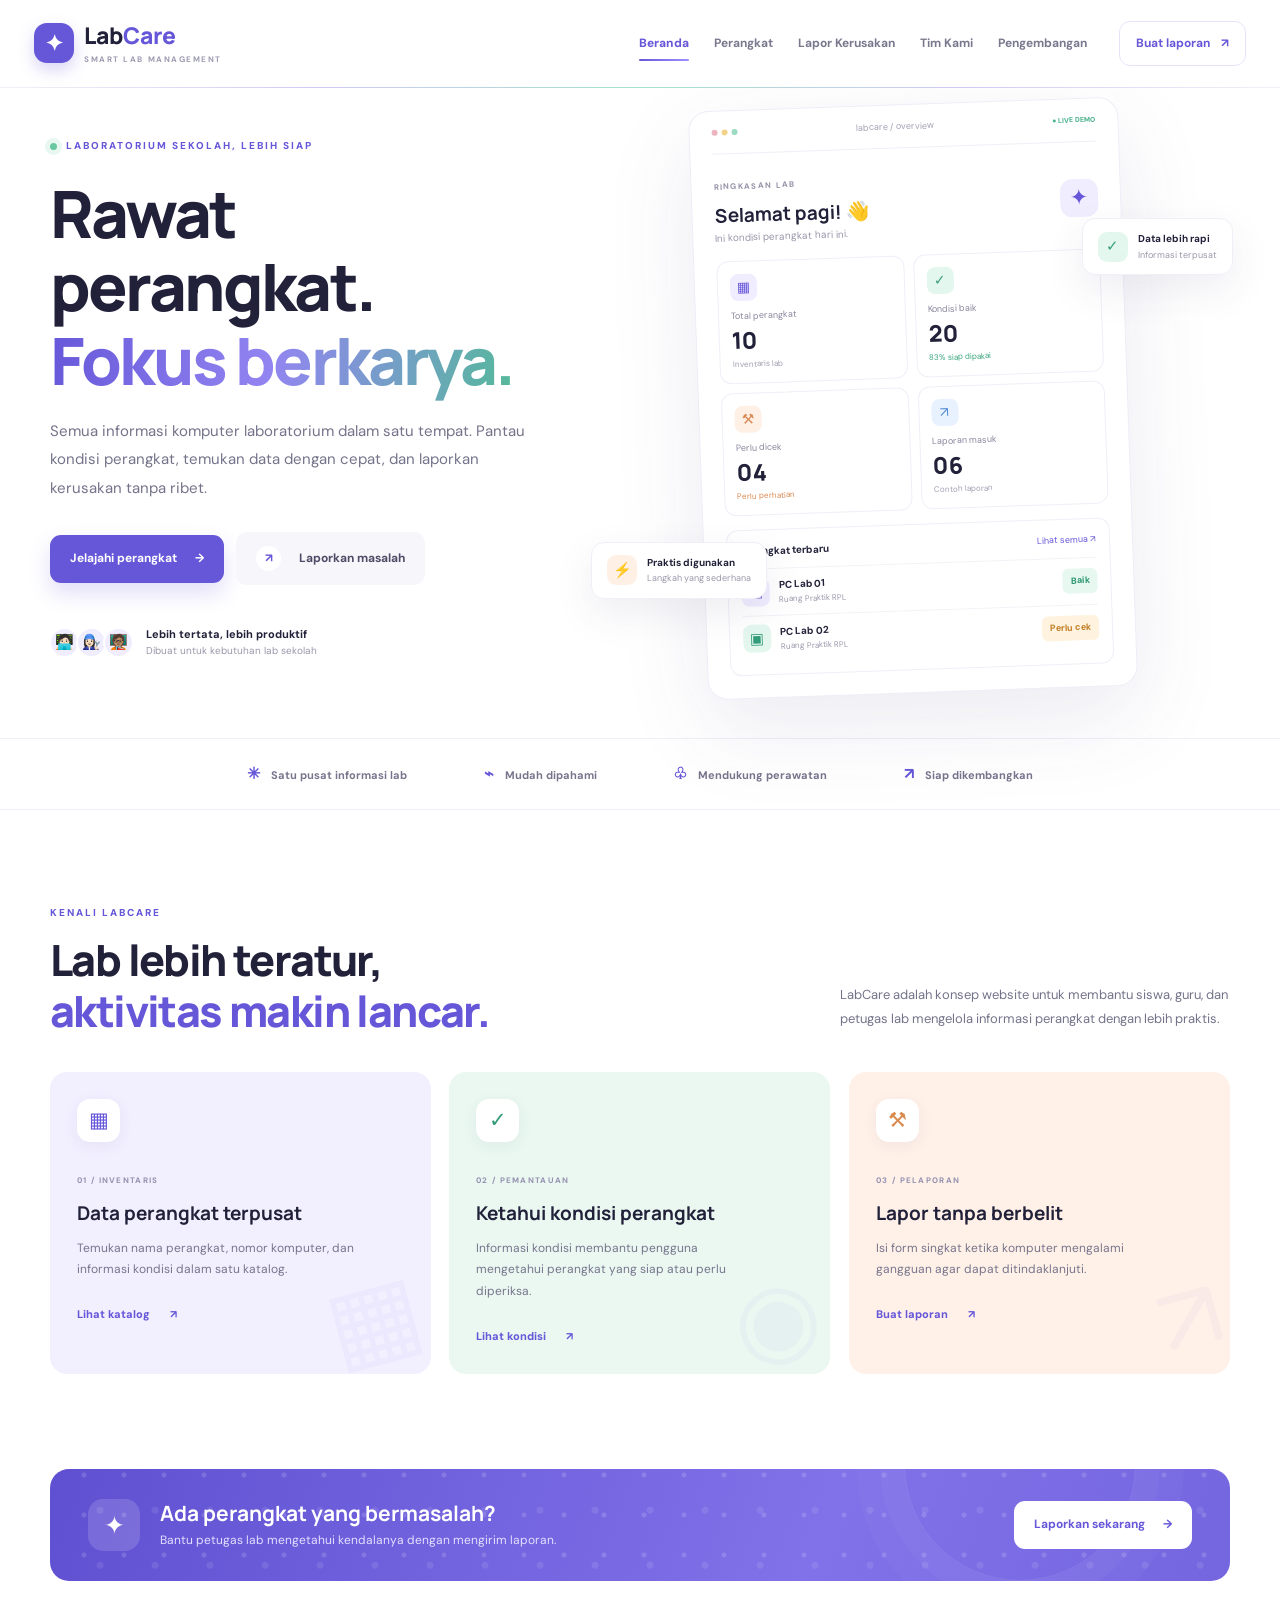
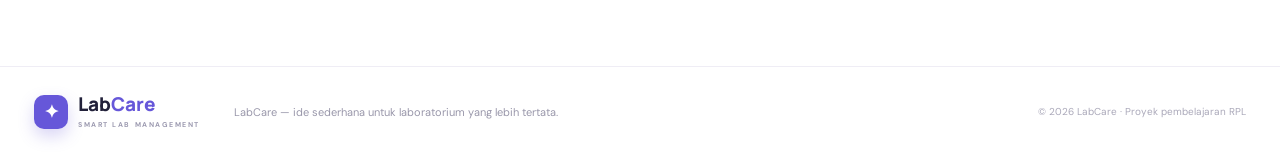
<file: index.html>
<!DOCTYPE html>
<html lang="id">
<head>
  <meta charset="UTF-8"><meta name="viewport" content="width=device-width, initial-scale=1.0">
  <meta name="description" content="LabCare membantu sekolah mengelola data komputer laboratorium dan laporan kerusakan.">
  <title>LabCare — Laboratorium Lebih Teratur</title><link rel="stylesheet" href="style.css">
  <script src="script.js" defer></script>
</head>
<body>
<header class="site-header"><a class="brand" href="index.html"><span class="brand-mark">✦</span><span>Lab<span>Care</span><small>SMART LAB MANAGEMENT</small></span></a>
<button class="menu-toggle" aria-label="Buka menu" aria-expanded="false">☰</button>
<nav class="nav-links"><a class="active" href="index.html">Beranda</a><a href="tampilan-aplikasi.html">Perangkat</a><a href="lapor-kerusakan.html">Lapor Kerusakan</a><a href="presentasi-kontak.html">Tim Kami</a><a href="peluang-pengembangan.html">Pengembangan</a></nav>
<a class="header-cta" href="lapor-kerusakan.html">Buat laporan <span>↗</span></a></header>
<main>
<section class="hero section-wrap"><div class="hero-copy"><div class="eyebrow"><span class="pulse-dot"></span> LABORATORIUM SEKOLAH, LEBIH SIAP</div><h1>Rawat perangkat.<br><span>Fokus berkarya.</span></h1><p class="hero-text">Semua informasi komputer laboratorium dalam satu tempat. Pantau kondisi perangkat, temukan data dengan cepat, dan laporkan kerusakan tanpa ribet.</p><div class="hero-actions"><a class="btn btn-primary" href="tampilan-aplikasi.html">Jelajahi perangkat <span>→</span></a><a class="btn btn-ghost" href="lapor-kerusakan.html"><span class="play-icon">↗</span> Laporkan masalah</a></div><div class="hero-proof"><div class="avatar-stack"><span>🧑🏻‍💻</span><span>👩🏻‍🔧</span><span>🧑🏽‍🏫</span></div><div><strong>Lebih tertata, lebih produktif</strong><small>Dibuat untuk kebutuhan lab sekolah</small></div></div></div>
<div class="hero-art"><div class="art-glow"></div><div class="dashboard-window"><div class="window-top"><div class="window-dots"><i></i><i></i><i></i></div><span>labcare / overview</span><span class="live-label">● LIVE DEMO</span></div><div class="mini-welcome"><div><small>RINGKASAN LAB</small><h3>Selamat pagi! 👋</h3><p>Ini kondisi perangkat hari ini.</p></div><div class="mini-logo">✦</div></div><div class="stat-grid"><div class="stat-card"><span class="stat-icon violet">▦</span><small>Total perangkat</small><strong>10</strong><em>Inventaris lab</em></div><div class="stat-card"><span class="stat-icon mint">✓</span><small>Kondisi baik</small><strong>20</strong><em class="green-text">83% siap dipakai</em></div><div class="stat-card"><span class="stat-icon orange">⚒</span><small>Perlu dicek</small><strong>04</strong><em class="orange-text">Perlu perhatian</em></div><div class="stat-card"><span class="stat-icon blue">↗</span><small>Laporan masuk</small><strong>06</strong><em>Contoh laporan</em></div></div><div class="device-preview"><div class="device-title"><strong>Perangkat terbaru</strong><a href="tampilan-aplikasi.html">Lihat semua ↗</a></div><div class="device-row"><span class="device-symbol">▣</span><div><strong>PC Lab 01</strong><small>Ruang Praktik RPL</small></div><span class="status status-good">Baik</span></div><div class="device-row"><span class="device-symbol purple">▣</span><div><strong>PC Lab 02</strong><small>Ruang Praktik RPL</small></div><span class="status status-check">Perlu cek</span></div></div></div><div class="floating-note note-top"><span>✓</span><div><strong>Data lebih rapi</strong><small>Informasi terpusat</small></div></div><div class="floating-note note-bottom"><span>⚡</span><div><strong>Praktis digunakan</strong><small>Langkah yang sederhana</small></div></div><div class="art-orbit"></div></div></section>
<section class="trust-strip"><div><span>✳</span> Satu pusat informasi lab</div><div><span>⌁</span> Mudah dipahami</div><div><span>♧</span> Mendukung perawatan</div><div><span>↗</span> Siap dikembangkan</div></section>
<section class="section-wrap section-pad"><div class="section-heading"><div><div class="eyebrow">KENALI LABCARE</div><h2>Lab lebih teratur,<br><span>aktivitas makin lancar.</span></h2></div><p>LabCare adalah konsep website untuk membantu siswa, guru, dan petugas lab mengelola informasi perangkat dengan lebih praktis.</p></div><div class="feature-grid"><article class="feature-card feature-lilac"><div class="feature-icon">▦</div><span class="card-number">01 / INVENTARIS</span><h3>Data perangkat terpusat</h3><p>Temukan nama perangkat, nomor komputer, dan informasi kondisi dalam satu katalog.</p><a href="tampilan-aplikasi.html">Lihat katalog <b>↗</b></a><div class="feature-decoration">▦</div></article><article class="feature-card feature-mint"><div class="feature-icon">✓</div><span class="card-number">02 / PEMANTAUAN</span><h3>Ketahui kondisi perangkat</h3><p>Informasi kondisi membantu pengguna mengetahui perangkat yang siap atau perlu diperiksa.</p><a href="tampilan-aplikasi.html">Lihat kondisi <b>↗</b></a><div class="feature-decoration">◉</div></article><article class="feature-card feature-peach"><div class="feature-icon">⚒</div><span class="card-number">03 / PELAPORAN</span><h3>Lapor tanpa berbelit</h3><p>Isi form singkat ketika komputer mengalami gangguan agar dapat ditindaklanjuti.</p><a href="lapor-kerusakan.html">Buat laporan <b>↗</b></a><div class="feature-decoration">↗</div></article></div></section>
<section class="cta-band section-wrap"><div class="cta-symbol">✦</div><div><h2>Ada perangkat yang bermasalah?</h2><p>Bantu petugas lab mengetahui kendalanya dengan mengirim laporan.</p></div><a class="btn btn-light" href="lapor-kerusakan.html">Laporkan sekarang <span>→</span></a></section>
</main><footer class="site-footer"><a class="brand footer-brand" href="index.html"><span class="brand-mark">✦</span><span>Lab<span>Care</span><small>SMART LAB MANAGEMENT</small></span></a><p>LabCare — ide sederhana untuk laboratorium yang lebih tertata.</p><span>© 2026 LabCare · Proyek pembelajaran RPL</span></footer>
</body></html>
</file>
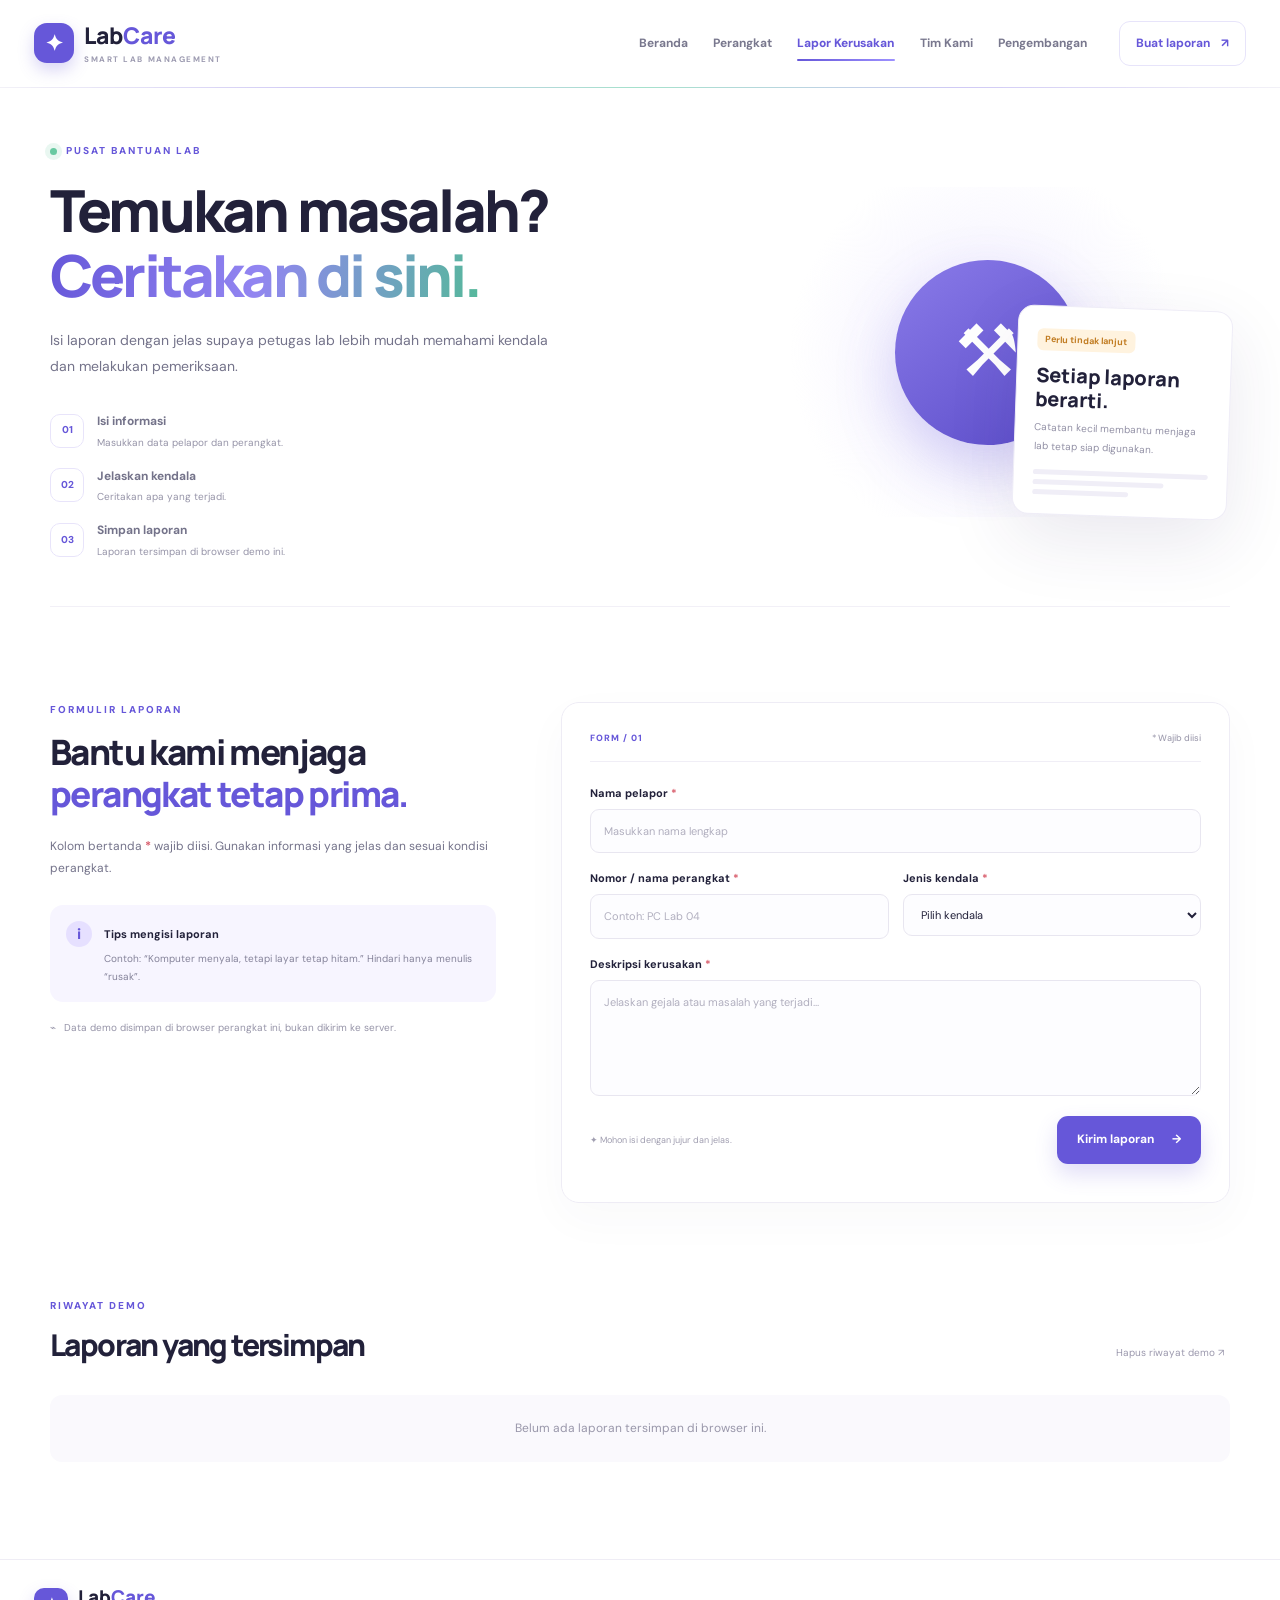
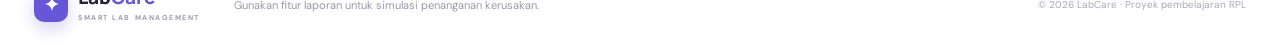
<file: lapor-kerusakan.html>
<!DOCTYPE html><html lang="id"><head><meta charset="UTF-8"><meta name="viewport" content="width=device-width, initial-scale=1.0"><title>Lapor Kerusakan — LabCare</title><link rel="stylesheet" href="style.css"><script src="script.js" defer></script></head>
<body><header class="site-header"><a class="brand" href="index.html"><span class="brand-mark">✦</span><span>Lab<span>Care</span><small>SMART LAB MANAGEMENT</small></span></a><button class="menu-toggle" aria-label="Buka menu" aria-expanded="false">☰</button><nav class="nav-links"><a href="index.html">Beranda</a><a href="tampilan-aplikasi.html">Perangkat</a><a class="active" href="lapor-kerusakan.html">Lapor Kerusakan</a><a href="presentasi-kontak.html">Tim Kami</a><a href="peluang-pengembangan.html">Pengembangan</a></nav><a class="header-cta" href="lapor-kerusakan.html">Buat laporan <span>↗</span></a></header>
<main><section class="page-hero section-wrap report-hero"><div><div class="eyebrow"><span class="pulse-dot"></span> PUSAT BANTUAN LAB</div><h1>Temukan masalah?<br><span>Ceritakan di sini.</span></h1><p>Isi laporan dengan jelas supaya petugas lab lebih mudah memahami kendala dan melakukan pemeriksaan.</p><div class="report-points"><div><span>01</span><p><b>Isi informasi</b><small>Masukkan data pelapor dan perangkat.</small></p></div><div><span>02</span><p><b>Jelaskan kendala</b><small>Ceritakan apa yang terjadi.</small></p></div><div><span>03</span><p><b>Simpan laporan</b><small>Laporan tersimpan di browser demo ini.</small></p></div></div></div><div class="report-side-visual"><div class="report-orbit">⚒</div><div class="report-note"><span class="status status-check">Perlu tindak lanjut</span><h3>Setiap laporan<br>berarti.</h3><p>Catatan kecil membantu menjaga lab tetap siap digunakan.</p><div class="note-lines"><i></i><i></i><i></i></div></div></div></section>
<section class="section-wrap report-layout section-pad"><div class="form-intro"><div class="eyebrow">FORMULIR LAPORAN</div><h2>Bantu kami menjaga<br><span>perangkat tetap prima.</span></h2><p>Kolom bertanda <b>*</b> wajib diisi. Gunakan informasi yang jelas dan sesuai kondisi perangkat.</p><div class="help-card"><span class="help-icon">i</span><div><b>Tips mengisi laporan</b><p>Contoh: “Komputer menyala, tetapi layar tetap hitam.” Hindari hanya menulis “rusak”.</p></div></div><div class="privacy-note">⌁ <span>Data demo disimpan di browser perangkat ini, bukan dikirim ke server.</span></div></div>
<form class="report-form" id="report-form"><div class="form-topline"><span>FORM  /  01</span><span class="required-note">* Wajib diisi</span></div><label for="report-name">Nama pelapor <b>*</b></label><input id="report-name" name="nama" required placeholder="Masukkan nama lengkap"><div class="form-row"><div><label for="computer-number">Nomor / nama perangkat <b>*</b></label><input id="computer-number" name="perangkat" required placeholder="Contoh: PC Lab 04"></div><div><label for="report-category">Jenis kendala <b>*</b></label><select id="report-category" name="kategori" required><option value="">Pilih kendala</option><option>Komputer tidak menyala</option><option>Monitor / layar</option><option>Keyboard / mouse</option><option>Jaringan / internet</option><option>Aplikasi / software</option><option>Lainnya</option></select></div></div><label for="report-description">Deskripsi kerusakan <b>*</b></label><textarea id="report-description" name="deskripsi" required minlength="8" rows="5" placeholder="Jelaskan gejala atau masalah yang terjadi..."></textarea><div class="form-bottom"><span>✦ Mohon isi dengan jujur dan jelas.</span><button class="btn btn-primary" type="submit">Kirim laporan <span>→</span></button></div><p class="form-message" id="form-message" role="status" aria-live="polite"></p></form></section>
<section class="section-wrap saved-reports"><div class="section-heading"><div><div class="eyebrow">RIWAYAT DEMO</div><h2>Laporan yang tersimpan</h2></div><button class="text-button" id="clear-reports" type="button">Hapus riwayat demo ↗</button></div><div id="reports-list" class="reports-list"><p class="empty-report">Belum ada laporan tersimpan di browser ini.</p></div></section></main><footer class="site-footer"><a class="brand footer-brand" href="index.html"><span class="brand-mark">✦</span><span>Lab<span>Care</span><small>SMART LAB MANAGEMENT</small></span></a><p>Gunakan fitur laporan untuk simulasi penanganan kerusakan.</p><span>© 2026 LabCare · Proyek pembelajaran RPL</span></footer></body></html>
</file>
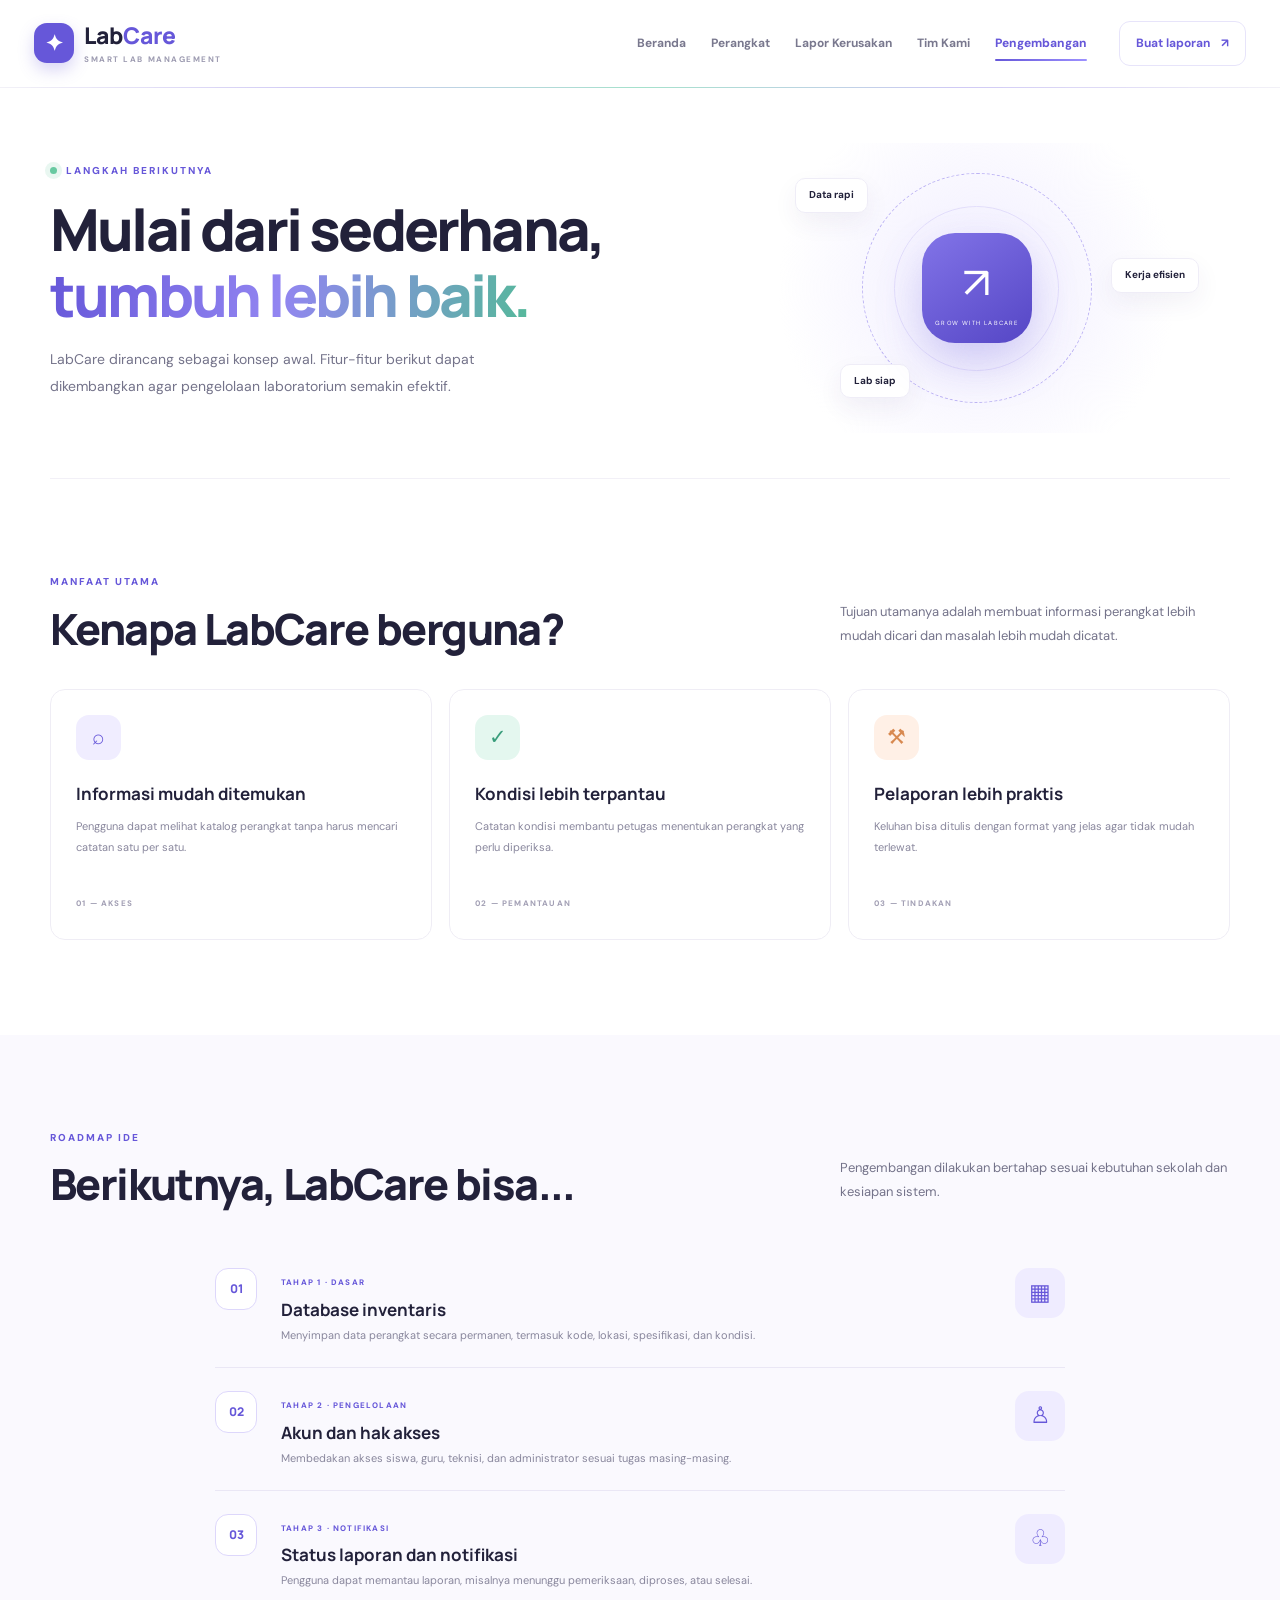
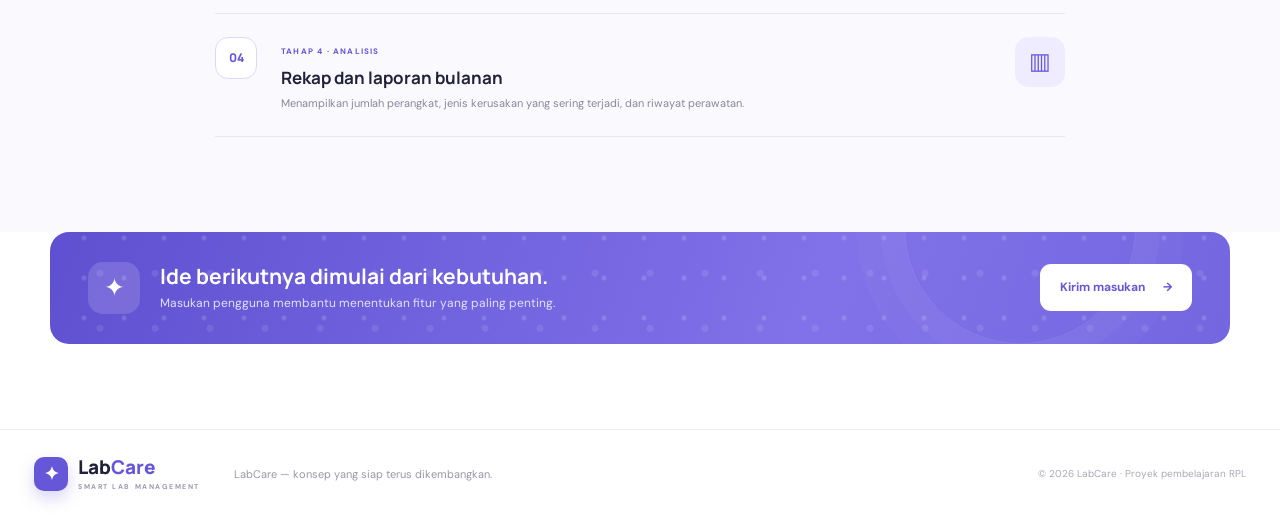
<file: peluang-pengembangan.html>
<!DOCTYPE html><html lang="id"><head><meta charset="UTF-8"><meta name="viewport" content="width=device-width, initial-scale=1.0"><title>Pengembangan — LabCare</title><link rel="stylesheet" href="style.css"><script src="script.js" defer></script></head>
<body><header class="site-header"><a class="brand" href="index.html"><span class="brand-mark">✦</span><span>Lab<span>Care</span><small>SMART LAB MANAGEMENT</small></span></a><button class="menu-toggle" aria-label="Buka menu" aria-expanded="false">☰</button><nav class="nav-links"><a href="index.html">Beranda</a><a href="tampilan-aplikasi.html">Perangkat</a><a href="lapor-kerusakan.html">Lapor Kerusakan</a><a href="presentasi-kontak.html">Tim Kami</a><a class="active" href="peluang-pengembangan.html">Pengembangan</a></nav><a class="header-cta" href="lapor-kerusakan.html">Buat laporan <span>↗</span></a></header>
<main><section class="page-hero section-wrap"><div><div class="eyebrow"><span class="pulse-dot"></span> LANGKAH BERIKUTNYA</div><h1>Mulai dari sederhana,<br><span>tumbuh lebih baik.</span></h1><p>LabCare dirancang sebagai konsep awal. Fitur-fitur berikut dapat dikembangkan agar pengelolaan laboratorium semakin efektif.</p></div><div class="growth-art"><div class="growth-ring ring-a"></div><div class="growth-ring ring-b"></div><div class="growth-center">↗<small>GROW WITH LABCARE</small></div><span class="growth-chip chip-a">Data rapi</span><span class="growth-chip chip-b">Kerja efisien</span><span class="growth-chip chip-c">Lab siap</span></div></section>
<section class="section-wrap section-pad"><div class="section-heading"><div><div class="eyebrow">MANFAAT UTAMA</div><h2>Kenapa LabCare berguna?</h2></div><p>Tujuan utamanya adalah membuat informasi perangkat lebih mudah dicari dan masalah lebih mudah dicatat.</p></div><div class="benefit-grid"><article class="benefit-card"><div class="benefit-icon lilac">⌕</div><h3>Informasi mudah ditemukan</h3><p>Pengguna dapat melihat katalog perangkat tanpa harus mencari catatan satu per satu.</p><span>01 — AKSES</span></article><article class="benefit-card"><div class="benefit-icon mint">✓</div><h3>Kondisi lebih terpantau</h3><p>Catatan kondisi membantu petugas menentukan perangkat yang perlu diperiksa.</p><span>02 — PEMANTAUAN</span></article><article class="benefit-card"><div class="benefit-icon peach">⚒</div><h3>Pelaporan lebih praktis</h3><p>Keluhan bisa ditulis dengan format yang jelas agar tidak mudah terlewat.</p><span>03 — TINDAKAN</span></article></div></section>
<section class="roadmap-section"><div class="section-wrap section-pad"><div class="section-heading"><div><div class="eyebrow">ROADMAP IDE</div><h2>Berikutnya, LabCare bisa...</h2></div><p>Pengembangan dilakukan bertahap sesuai kebutuhan sekolah dan kesiapan sistem.</p></div><div class="roadmap"><article class="roadmap-item"><div class="roadmap-marker">01</div><div class="roadmap-content"><span class="roadmap-status">TAHAP 1 · DASAR</span><h3>Database inventaris</h3><p>Menyimpan data perangkat secara permanen, termasuk kode, lokasi, spesifikasi, dan kondisi.</p></div><div class="roadmap-symbol">▦</div></article><article class="roadmap-item"><div class="roadmap-marker">02</div><div class="roadmap-content"><span class="roadmap-status">TAHAP 2 · PENGELOLAAN</span><h3>Akun dan hak akses</h3><p>Membedakan akses siswa, guru, teknisi, dan administrator sesuai tugas masing-masing.</p></div><div class="roadmap-symbol">♙</div></article><article class="roadmap-item"><div class="roadmap-marker">03</div><div class="roadmap-content"><span class="roadmap-status">TAHAP 3 · NOTIFIKASI</span><h3>Status laporan dan notifikasi</h3><p>Pengguna dapat memantau laporan, misalnya menunggu pemeriksaan, diproses, atau selesai.</p></div><div class="roadmap-symbol">♧</div></article><article class="roadmap-item"><div class="roadmap-marker">04</div><div class="roadmap-content"><span class="roadmap-status">TAHAP 4 · ANALISIS</span><h3>Rekap dan laporan bulanan</h3><p>Menampilkan jumlah perangkat, jenis kerusakan yang sering terjadi, dan riwayat perawatan.</p></div><div class="roadmap-symbol">▥</div></article></div></div></section>
<section class="section-wrap cta-band"><div class="cta-symbol">✦</div><div><h2>Ide berikutnya dimulai dari kebutuhan.</h2><p>Masukan pengguna membantu menentukan fitur yang paling penting.</p></div><a class="btn btn-light" href="presentasi-kontak.html">Kirim masukan <span>→</span></a></section></main><footer class="site-footer"><a class="brand footer-brand" href="index.html"><span class="brand-mark">✦</span><span>Lab<span>Care</span><small>SMART LAB MANAGEMENT</small></span></a><p>LabCare — konsep yang siap terus dikembangkan.</p><span>© 2026 LabCare · Proyek pembelajaran RPL</span></footer></body></html>
</file>
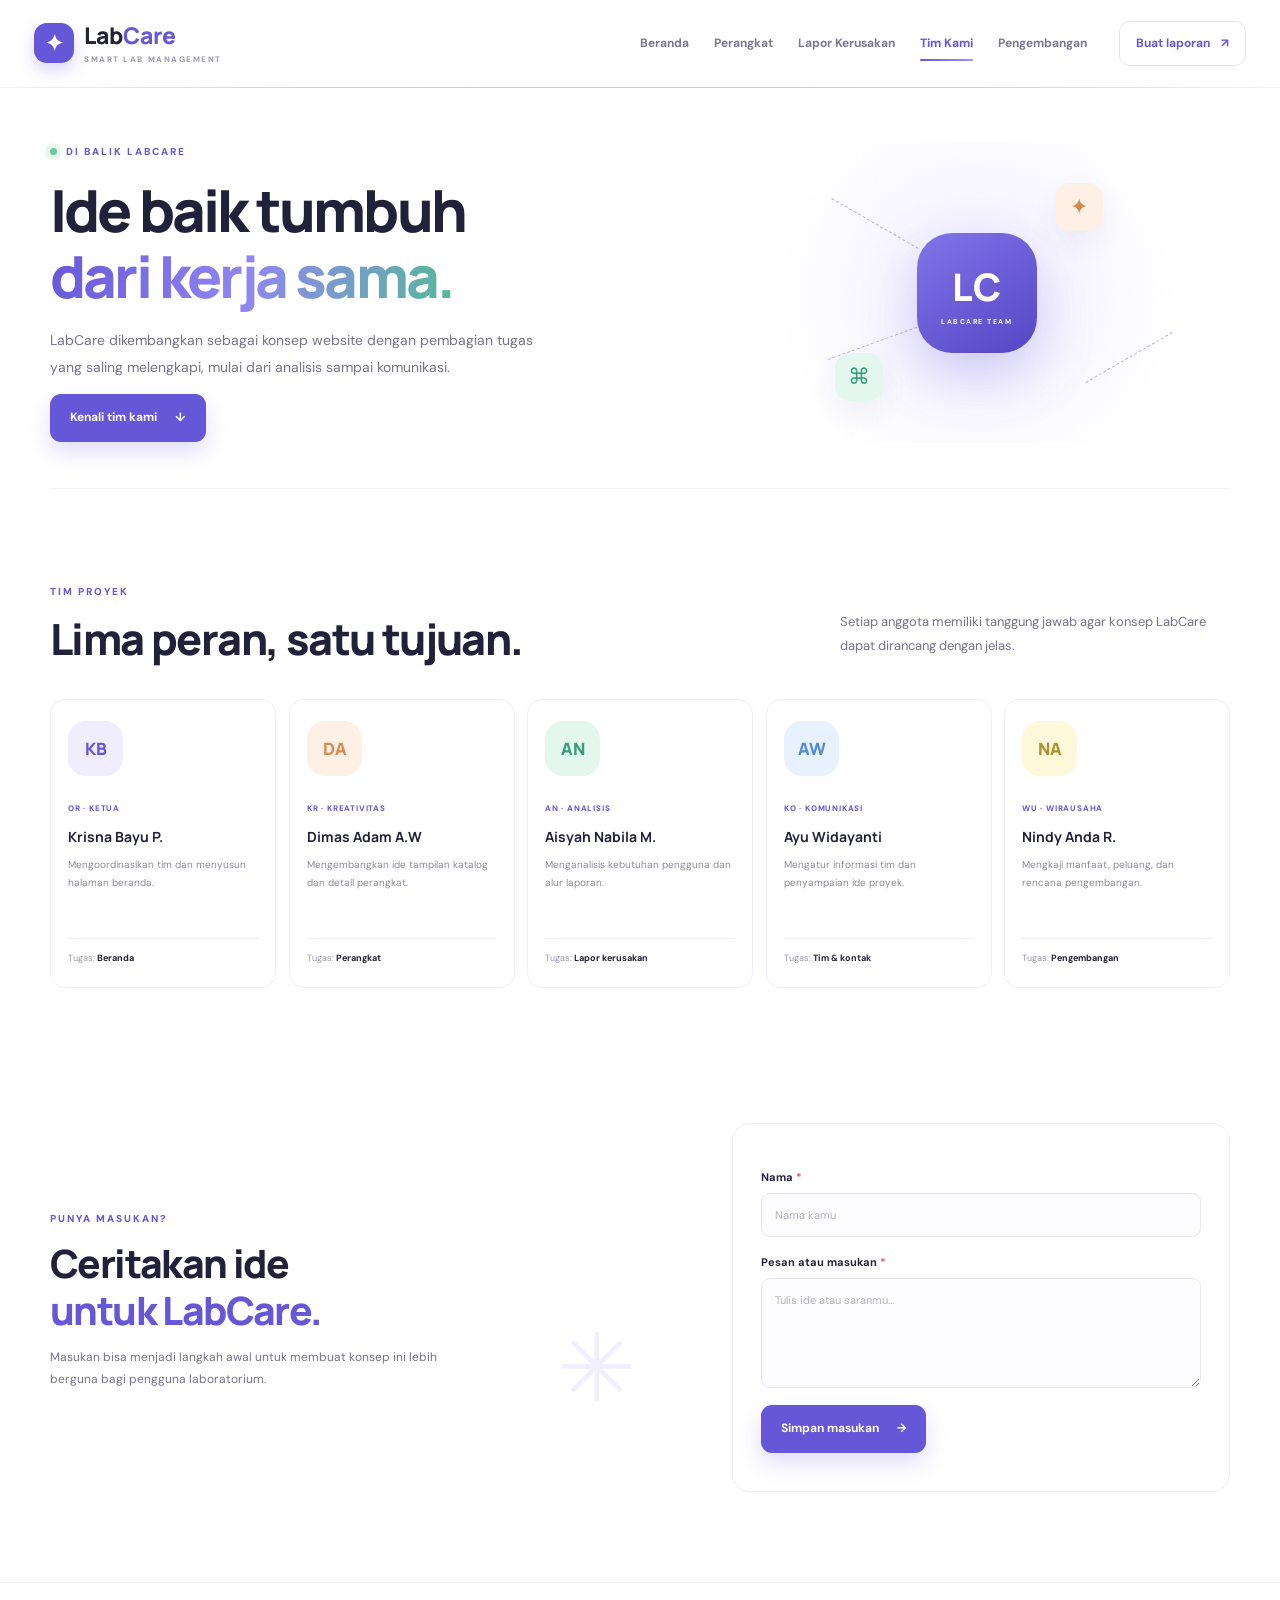
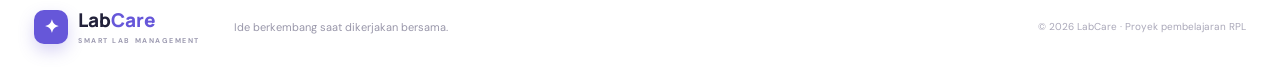
<file: presentasi-kontak.html>
<!DOCTYPE html><html lang="id"><head><meta charset="UTF-8"><meta name="viewport" content="width=device-width, initial-scale=1.0"><title>Tim Kami — LabCare</title><link rel="stylesheet" href="style.css"><script src="script.js" defer></script></head>
<body><header class="site-header"><a class="brand" href="index.html"><span class="brand-mark">✦</span><span>Lab<span>Care</span><small>SMART LAB MANAGEMENT</small></span></a><button class="menu-toggle" aria-label="Buka menu" aria-expanded="false">☰</button><nav class="nav-links"><a href="index.html">Beranda</a><a href="tampilan-aplikasi.html">Perangkat</a><a href="lapor-kerusakan.html">Lapor Kerusakan</a><a class="active" href="presentasi-kontak.html">Tim Kami</a><a href="peluang-pengembangan.html">Pengembangan</a></nav><a class="header-cta" href="lapor-kerusakan.html">Buat laporan <span>↗</span></a></header>
<main><section class="page-hero section-wrap"><div><div class="eyebrow"><span class="pulse-dot"></span> DI BALIK LABCARE</div><h1>Ide baik tumbuh<br><span>dari kerja sama.</span></h1><p>LabCare dikembangkan sebagai konsep website dengan pembagian tugas yang saling melengkapi, mulai dari analisis sampai komunikasi.</p><a class="btn btn-primary" href="#team">Kenali tim kami <span>↓</span></a></div><div class="team-hero-art"><div class="team-orb orb-one">✦</div><div class="team-orb orb-two">⌘</div><div class="team-center">LC<span>LABCARE TEAM</span></div><div class="team-line line-one"></div><div class="team-line line-two"></div><div class="team-line line-three"></div></div></section>
<section class="section-wrap section-pad" id="team"><div class="section-heading"><div><div class="eyebrow">TIM PROYEK</div><h2>Lima peran, satu tujuan.</h2></div><p>Setiap anggota memiliki tanggung jawab agar konsep LabCare dapat dirancang dengan jelas.</p></div><div class="team-grid"><article class="team-card"><div class="team-avatar avatar-violet">KB</div><span class="role-tag">OR · KETUA</span><h3>Krisna Bayu P.</h3><p>Mengoordinasikan tim dan menyusun halaman beranda.</p><div class="team-task">Tugas: <b>Beranda</b></div></article><article class="team-card"><div class="team-avatar avatar-peach">DA</div><span class="role-tag">KR · KREATIVITAS</span><h3>Dimas Adam A.W</h3><p>Mengembangkan ide tampilan katalog dan detail perangkat.</p><div class="team-task">Tugas: <b>Perangkat</b></div></article><article class="team-card"><div class="team-avatar avatar-mint">AN</div><span class="role-tag">AN · ANALISIS</span><h3>Aisyah Nabila M.</h3><p>Menganalisis kebutuhan pengguna dan alur laporan.</p><div class="team-task">Tugas: <b>Lapor kerusakan</b></div></article><article class="team-card"><div class="team-avatar avatar-blue">AW</div><span class="role-tag">KO · KOMUNIKASI</span><h3>Ayu Widayanti</h3><p>Mengatur informasi tim dan penyampaian ide proyek.</p><div class="team-task">Tugas: <b>Tim & kontak</b></div></article><article class="team-card"><div class="team-avatar avatar-yellow">NA</div><span class="role-tag">WU · WIRAUSAHA</span><h3>Nindy Anda R.</h3><p>Mengkaji manfaat, peluang, dan rencana pengembangan.</p><div class="team-task">Tugas: <b>Pengembangan</b></div></article></div></section>
<section class="section-wrap contact-layout"><div><div class="eyebrow">PUNYA MASUKAN?</div><h2>Ceritakan ide<br><span>untuk LabCare.</span></h2><p>Masukan bisa menjadi langkah awal untuk membuat konsep ini lebih berguna bagi pengguna laboratorium.</p><div class="contact-decoration">✳</div></div><form id="feedback-form" class="feedback-form"><label for="feedback-name">Nama <b>*</b></label><input id="feedback-name" required placeholder="Nama kamu"><label for="feedback-message">Pesan atau masukan <b>*</b></label><textarea id="feedback-message" rows="4" minlength="3" required placeholder="Tulis ide atau saranmu..."></textarea><button class="btn btn-primary" type="submit">Simpan masukan <span>→</span></button><p class="form-message" id="feedback-status" role="status"></p></form></section></main><footer class="site-footer"><a class="brand footer-brand" href="index.html"><span class="brand-mark">✦</span><span>Lab<span>Care</span><small>SMART LAB MANAGEMENT</small></span></a><p>Ide berkembang saat dikerjakan bersama.</p><span>© 2026 LabCare · Proyek pembelajaran RPL</span></footer></body></html>
</file>
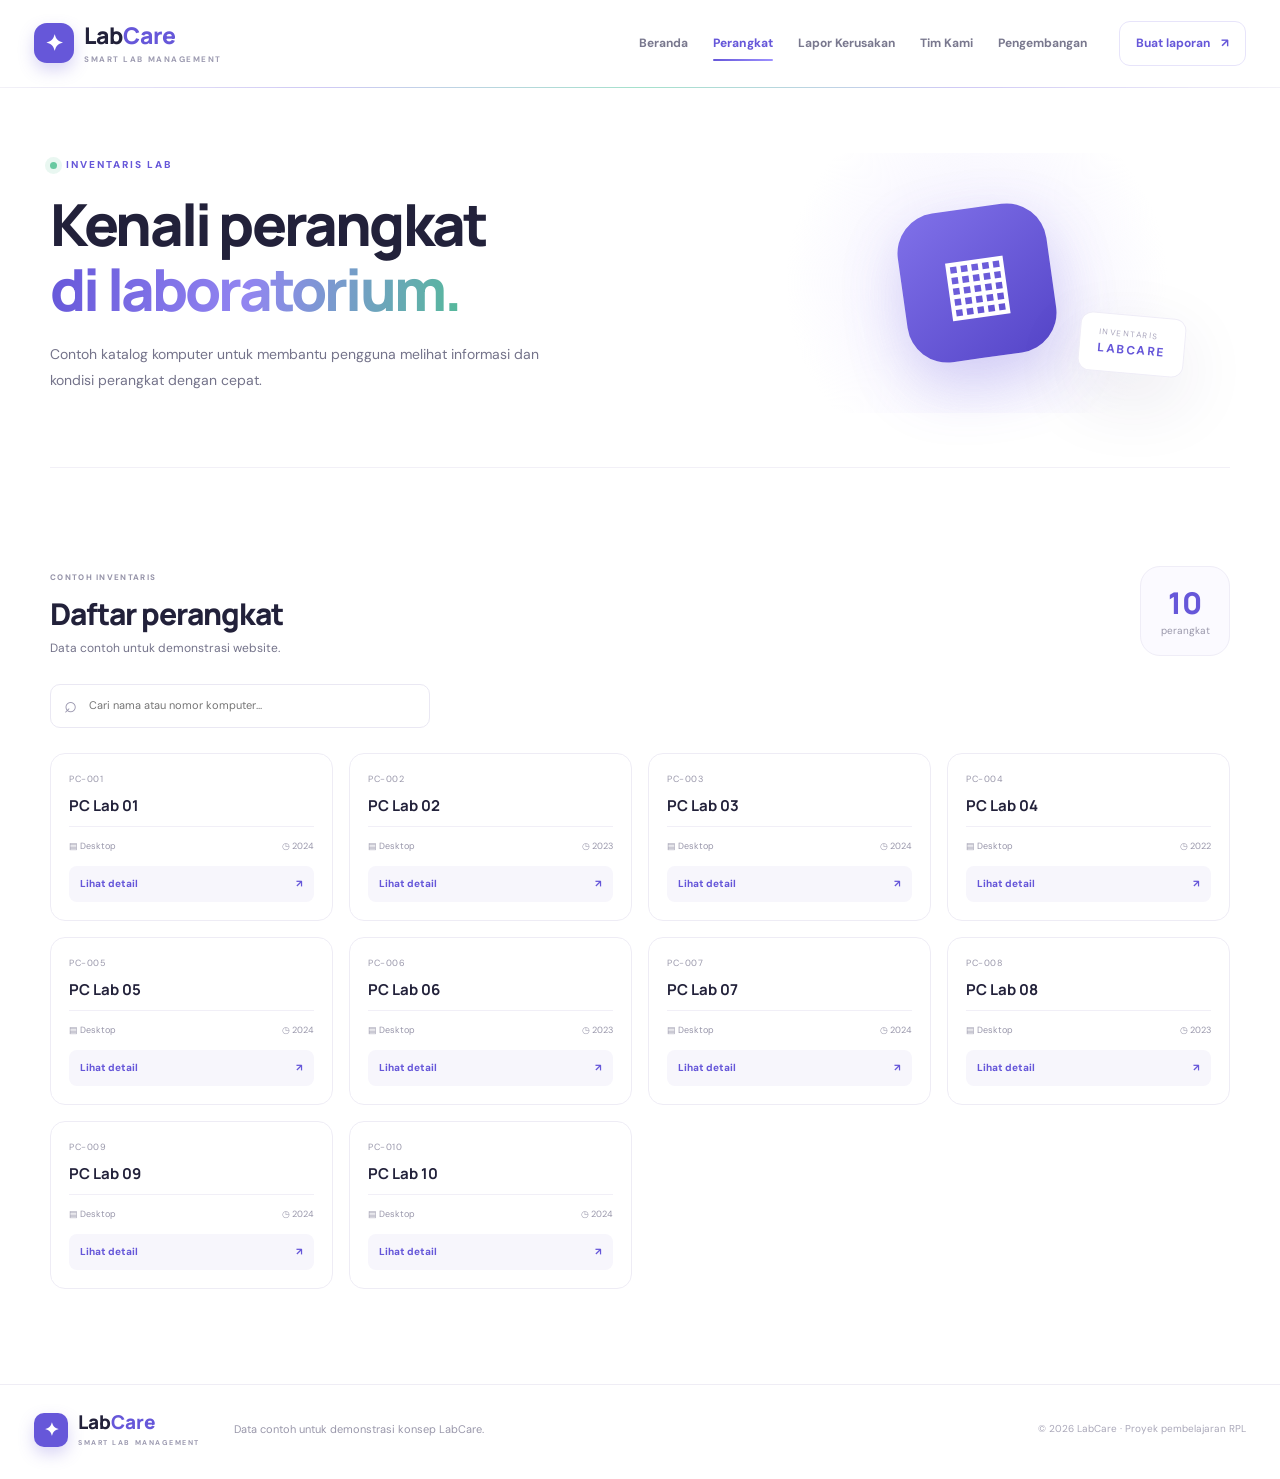
<file: tampilan-aplikasi.html>
<!DOCTYPE html>
<html lang="id"><head><meta charset="UTF-8"><meta name="viewport" content="width=device-width, initial-scale=1.0"><title>Perangkat — LabCare</title><link rel="stylesheet" href="style.css"><script src="script.js" defer></script></head>
<body><header class="site-header"><a class="brand" href="index.html"><span class="brand-mark">✦</span><span>Lab<span>Care</span><small>SMART LAB MANAGEMENT</small></span></a><button class="menu-toggle" aria-label="Buka menu" aria-expanded="false">☰</button><nav class="nav-links"><a href="index.html">Beranda</a><a class="active" href="tampilan-aplikasi.html">Perangkat</a><a href="lapor-kerusakan.html">Lapor Kerusakan</a><a href="presentasi-kontak.html">Tim Kami</a><a href="peluang-pengembangan.html">Pengembangan</a></nav><a class="header-cta" href="lapor-kerusakan.html">Buat laporan <span>↗</span></a></header>
<main><section class="page-hero section-wrap"><div><div class="eyebrow"><span class="pulse-dot"></span> INVENTARIS LAB</div><h1>Kenali perangkat<br><span>di laboratorium.</span></h1><p>Contoh katalog komputer untuk membantu pengguna melihat informasi dan kondisi perangkat dengan cepat.</p></div><div class="page-hero-art"><div class="hero-icon-large">▦</div><div class="orbit-label">INVENTARIS<br><b>LABCARE</b></div></div></section>
<section class="section-wrap section-pad"><div class="inventory-summary"><div><small>CONTOH INVENTARIS</small><h2>Daftar perangkat</h2><p>Data contoh untuk demonstrasi website.</p></div><div class="summary-count"><strong id="device-count">10</strong><span>perangkat</span></div></div><div class="filter-bar"><label class="search-box"><span>⌕</span><input id="device-search" type="search" placeholder="Cari nama atau nomor komputer..."></label></div><div class="device-grid" id="device-grid">
<article class="inventory-card" data-name="PC Lab 01" data-status="Baik" data-number="PC-001"><div class="inventory-card-body"><div class="card-meta"><span>PC-001</span></div><h3>PC Lab 01</h3><div class="device-spec"><span>▤ Desktop</span><span>◷ 2024</span></div><button class="detail-btn" data-detail="PC Lab 01">Lihat detail <span>↗</span></button></div></article>
<article class="inventory-card" data-name="PC Lab 02" data-status="Perlu cek" data-number="PC-002"><div class="inventory-card-body"><div class="card-meta"><span>PC-002</span></div><h3>PC Lab 02</h3><div class="device-spec"><span>▤ Desktop</span><span>◷ 2023</span></div><button class="detail-btn" data-detail="PC Lab 02">Lihat detail <span>↗</span></button></div></article>
<article class="inventory-card" data-name="PC Lab 03" data-status="Baik" data-number="PC-003"><div class="inventory-card-body"><div class="card-meta"><span>PC-003</span></div><h3>PC Lab 03</h3><div class="device-spec"><span>▤ Desktop</span><span>◷ 2024</span></div><button class="detail-btn" data-detail="PC Lab 03">Lihat detail <span>↗</span></button></div></article>
<article class="inventory-card" data-name="PC Lab 04" data-status="Rusak" data-number="PC-004"><div class="inventory-card-body"><div class="card-meta"><span>PC-004</span></div><h3>PC Lab 04</h3><div class="device-spec"><span>▤ Desktop</span><span>◷ 2022</span></div><button class="detail-btn" data-detail="PC Lab 04">Lihat detail <span>↗</span></button></div></article>
<article class="inventory-card" data-name="PC Lab 05" data-status="Baik" data-number="PC-005"><div class="inventory-card-body"><div class="card-meta"><span>PC-005</span></div><h3>PC Lab 05</h3><div class="device-spec"><span>▤ Desktop</span><span>◷ 2024</span></div><button class="detail-btn" data-detail="PC Lab 05">Lihat detail <span>↗</span></button></div></article>
<article class="inventory-card" data-name="PC Lab 06" data-status="Baik" data-number="PC-006"><div class="inventory-card-body"><div class="card-meta"><span>PC-006</span></div><h3>PC Lab 06</h3><div class="device-spec"><span>▤ Desktop</span><span>◷ 2023</span></div><button class="detail-btn" data-detail="PC Lab 06">Lihat detail <span>↗</span></button></div></article>
<article class="inventory-card" data-name="PC Lab 07" data-status="Baik" data-number="PC-007"><div class="inventory-card-body"><div class="card-meta"><span>PC-007</span></div><h3>PC Lab 07</h3><div class="device-spec"><span>▤ Desktop</span><span>◷ 2024</span></div><button class="detail-btn" data-detail="PC Lab 07">Lihat detail <span>↗</span></button></div></article>
<article class="inventory-card" data-name="PC Lab 08" data-status="Baik" data-number="PC-008"><div class="inventory-card-body"><div class="card-meta"><span>PC-008</span></div><h3>PC Lab 08</h3><div class="device-spec"><span>▤ Desktop</span><span>◷ 2023</span></div><button class="detail-btn" data-detail="PC Lab 08">Lihat detail <span>↗</span></button></div></article>
<article class="inventory-card" data-name="PC Lab 09" data-status="Perlu cek" data-number="PC-009"><div class="inventory-card-body"><div class="card-meta"><span>PC-009</span></div><h3>PC Lab 09</h3><div class="device-spec"><span>▤ Desktop</span><span>◷ 2024</span></div><button class="detail-btn" data-detail="PC Lab 09">Lihat detail <span>↗</span></button></div></article>
<article class="inventory-card" data-name="PC Lab 10" data-status="Baik" data-number="PC-010"><div class="inventory-card-body"><div class="card-meta"><span>PC-010</span></div><h3>PC Lab 10</h3><div class="device-spec"><span>▤ Desktop</span><span>◷ 2024</span></div><button class="detail-btn" data-detail="PC Lab 10">Lihat detail <span>↗</span></button></div></article>
</div><div class="empty-state" id="empty-state" hidden>Perangkat tidak ditemukan. Coba kata kunci lain.</div></section><div class="modal-backdrop" id="detail-modal" hidden><section class="detail-modal" role="dialog" aria-modal="true" aria-labelledby="modal-title"><button class="modal-close" aria-label="Tutup">×</button><div class="modal-icon">▣</div><div class="eyebrow">DETAIL PERANGKAT</div><h2 id="modal-title">PC Lab 01</h2><p id="modal-description">Informasi perangkat laboratorium.</p><div class="modal-info" id="modal-info"></div><a class="btn btn-primary" href="lapor-kerusakan.html">Laporkan masalah <span>→</span></a></section></div></main>
<footer class="site-footer"><a class="brand footer-brand" href="index.html"><span class="brand-mark">✦</span><span>Lab<span>Care</span><small>SMART LAB MANAGEMENT</small></span></a><p>Data contoh untuk demonstrasi konsep LabCare.</p><span>© 2026 LabCare · Proyek pembelajaran RPL</span></footer></body></html>
</file>
<file: style.css>
@import url('https://fonts.googleapis.com/css2?family=DM+Sans:wght@400;500;600;700&family=Manrope:wght@400;500;600;700;800&display=swap');
:root{--ink:#22213a;--muted:#74738a;--purple:#6657d9;--purple-dark:#5143c1;--lilac:#f0edff;--mint:#e4f7ef;--peach:#fff0e6;--blue:#e8f2ff;--line:#eeedf4;--white:#fff;--shadow:0 24px 70px rgba(46,38,100,.10)}
*{box-sizing:border-box}html{scroll-behavior:smooth}body{margin:0;background:#fff;color:var(--ink);font-family:'DM Sans',sans-serif;font-size:15px;line-height:1.65}a{color:inherit;text-decoration:none}button,input,textarea,select{font:inherit}button,a{ -webkit-tap-highlight-color:transparent}.site-header{height:88px;max-width:1320px;margin:auto;padding:0 34px;display:flex;align-items:center;gap:32px;position:relative;z-index:10;background:#fff}.brand{display:flex;align-items:center;gap:10px;font-family:Manrope,sans-serif;font-weight:800;font-size:23px;line-height:1.1;white-space:nowrap}.brand>span:last-child>span{color:var(--purple)}.brand small{display:block;font:700 8px 'DM Sans',sans-serif;letter-spacing:1.55px;color:#9c9ab0;margin-top:5px}.brand-mark{width:40px;height:40px;border-radius:13px;background:var(--purple);display:grid;place-items:center;color:#fff;font-size:22px;box-shadow:0 7px 16px #6657d940}.nav-links{display:flex;align-items:center;justify-content:center;gap:25px;margin-left:auto}.nav-links a{font-size:12px;font-weight:700;color:#79788e;transition:.2s;white-space:nowrap}.nav-links a:hover,.nav-links a.active{color:var(--purple)}.header-cta{padding:12px 16px;border:1px solid #e7e4fa;border-radius:11px;color:var(--purple);font-size:12px;font-weight:700;white-space:nowrap}.header-cta span{padding-left:8px}.menu-toggle{display:none;border:0;background:var(--lilac);color:var(--purple);border-radius:9px;padding:8px 12px;font-size:20px}.section-wrap{width:min(1180px,calc(100% - 64px));margin:0 auto}.hero{min-height:650px;display:grid;grid-template-columns:.9fr 1.1fr;align-items:center;gap:28px;padding-top:40px;padding-bottom:68px}.eyebrow{font-size:10px;letter-spacing:2px;font-weight:800;color:var(--purple);display:flex;align-items:center;gap:9px}.pulse-dot{width:7px;height:7px;border-radius:50%;background:#68c9a1;box-shadow:0 0 0 5px #68c9a125}.hero h1,.page-hero h1{font:800 clamp(42px,5.1vw,66px)/1.13 Manrope,sans-serif;letter-spacing:-2.8px;margin:22px 0 19px}.hero h1 span,.page-hero h1 span,.section-heading h2 span,.form-intro h2 span,.contact-layout h2 span{color:var(--purple)}.hero-text,.page-hero p{max-width:490px;color:var(--muted);font-size:15px;line-height:1.9}.hero-actions{display:flex;align-items:center;gap:12px;flex-wrap:wrap;margin-top:30px}.btn{border:0;display:inline-flex;align-items:center;justify-content:center;gap:18px;padding:14px 20px;border-radius:11px;font-size:12px;font-weight:700;cursor:pointer;transition:transform .2s,box-shadow .2s}.btn:hover{transform:translateY(-2px)}.btn-primary{background:var(--purple);color:#fff;box-shadow:0 10px 22px #6657d933}.btn-primary:hover{background:var(--purple-dark);box-shadow:0 13px 25px #6657d944}.btn-ghost{background:#f7f6fb;color:#4d4b65}.play-icon{display:grid;place-items:center;background:#fff;border-radius:50%;width:25px;height:25px;color:var(--purple)}.hero-proof{display:flex;align-items:center;gap:12px;margin-top:40px}.avatar-stack{display:flex;padding-left:3px}.avatar-stack span{display:grid;place-items:center;width:31px;height:31px;margin-left:-4px;background:#f0edff;border:2px solid white;border-radius:50%;font-size:15px}.hero-proof strong,.hero-proof small{display:block}.hero-proof strong{font-size:11px}.hero-proof small{font-size:10px;color:#9997aa}.hero-art{height:490px;position:relative;display:flex;align-items:center;justify-content:center}.art-glow{position:absolute;width:410px;height:410px;border-radius:50%;background:radial-gradient(circle,#eeebff 0,#f8f6ff 55%,transparent 72%)}.art-orbit{position:absolute;width:430px;height:430px;border:1px dashed #d9d3fa;border-radius:50%;transform:rotate(-25deg)}.dashboard-window{z-index:1;width:min(430px,90%);padding:0 22px 22px;background:#fff;border:1px solid #efedf7;border-radius:20px;box-shadow:0 30px 90px #49417d1a;transform:rotate(-2deg)}.window-top{height:43px;display:flex;align-items:center;justify-content:space-between;border-bottom:1px solid #f0eef6;font-size:9px;color:#a2a0b4}.window-dots{display:flex;gap:4px}.window-dots i{width:6px;height:6px;border-radius:50%;background:#e5e2f2}.window-dots i:first-child{background:#edb4bf}.window-dots i:nth-child(2){background:#f3d38a}.window-dots i:nth-child(3){background:#9ddbc2}.live-label{font-size:7px;color:#4ab38b;font-weight:800}.mini-welcome{display:flex;align-items:center;justify-content:space-between;padding:18px 0 13px}.mini-welcome small,.inventory-summary small{font-size:8px;letter-spacing:1.3px;color:#9694a9;font-weight:800}.mini-welcome h3{font:700 19px Manrope;margin:5px 0 0}.mini-welcome p{font-size:10px;color:#9997aa;margin:2px 0}.mini-logo{width:38px;height:38px;background:var(--lilac);color:var(--purple);display:grid;place-items:center;border-radius:12px;font-size:22px}.stat-grid{display:grid;grid-template-columns:repeat(2,1fr);gap:9px}.stat-card{position:relative;padding:12px;border:1px solid #f0eef7;border-radius:12px;min-height:110px}.stat-icon{display:grid;place-items:center;width:27px;height:27px;border-radius:8px;font-size:14px;margin-bottom:8px}.violet{background:var(--lilac);color:var(--purple)}.mint{background:var(--mint);color:#399d7b}.orange{background:var(--peach);color:#d98750}.blue{background:var(--blue);color:#528cd6}.stat-card small,.stat-card strong,.stat-card em{display:block}.stat-card small{font-size:9px;color:#89879d}.stat-card strong{font:800 23px Manrope;margin:0 0 2px}.stat-card em{font-style:normal;font-size:8px;color:#a09eb1}.green-text{color:#38a57d!important}.orange-text{color:#d88950!important}.device-preview{margin-top:14px;padding:13px;border:1px solid #f0eef7;border-radius:12px}.device-title{display:flex;justify-content:space-between;font-size:10px;margin-bottom:8px}.device-title a{color:var(--purple);font-size:9px}.device-row{display:flex;align-items:center;gap:9px;padding:8px 0;border-top:1px solid #f4f2f8}.device-symbol{width:28px;height:28px;background:var(--lilac);color:var(--purple);border-radius:8px;display:grid;place-items:center}.device-symbol.purple{background:var(--mint);color:#339c7b}.device-row>div{flex:1}.device-row strong,.device-row small{display:block}.device-row strong{font-size:10px}.device-row small{font-size:8px;color:#9997aa}.status{font-size:9px;font-weight:700;padding:5px 8px;border-radius:6px;white-space:nowrap}.status-good{background:#e6f8f0;color:#29966c}.status-check{background:#fff3df;color:#c17c22}.status-broken{background:#ffe9eb;color:#d84d5d}.floating-note{position:absolute;z-index:2;display:flex;align-items:center;gap:10px;background:white;border:1px solid #f0eef7;border-radius:13px;padding:12px 15px;box-shadow:0 15px 40px #3e356b16}.floating-note>span{width:30px;height:30px;border-radius:9px;background:var(--mint);display:grid;place-items:center;color:#399d7b}.floating-note strong,.floating-note small{display:block}.floating-note strong{font-size:10px}.floating-note small{font-size:9px;color:#9997aa}.note-top{top:64px;right:-3px}.note-bottom{bottom:45px;left:-5px}.note-bottom>span{background:#fff0e6;color:#d98750}.trust-strip{border-top:1px solid #f0eef6;border-bottom:1px solid #f0eef6;display:flex;justify-content:center;gap:clamp(25px,6vw,90px);padding:22px 24px;flex-wrap:wrap;color:#77758c;font-size:11px;font-weight:700}.trust-strip span{color:var(--purple);margin-right:8px;font-size:16px}.section-pad{padding-top:95px;padding-bottom:95px}.section-heading{display:flex;justify-content:space-between;align-items:end;gap:35px;margin-bottom:35px}.section-heading h2,.form-intro h2,.contact-layout h2{font:800 clamp(30px,3.7vw,43px)/1.2 Manrope;letter-spacing:-1.6px;margin:12px 0 0}.section-heading>p{max-width:390px;color:var(--muted);font-size:13px;margin:0 0 5px;line-height:1.9}.feature-grid{display:grid;grid-template-columns:repeat(3,1fr);gap:18px}.feature-card{position:relative;overflow:hidden;border-radius:17px;padding:27px;min-height:270px}.feature-lilac{background:#f2efff}.feature-mint{background:#eaf8f1}.feature-peach{background:#fff1e8}.feature-icon{display:grid;place-items:center;width:43px;height:43px;border-radius:13px;background:#fff;color:var(--purple);font-size:21px;box-shadow:0 4px 15px #3b2b6910;margin-bottom:24px}.feature-mint .feature-icon{color:#319d76}.feature-peach .feature-icon{color:#d98b50}.card-number{font-size:8px;letter-spacing:1.3px;font-weight:800;color:#9693b1}.feature-card h3{font:700 19px Manrope;margin:9px 0}.feature-card p{font-size:12px;line-height:1.8;color:#77758c;max-width:280px}.feature-card a{font-size:11px;font-weight:800;color:var(--purple);display:inline-flex;gap:20px;margin-top:12px}.feature-decoration{position:absolute;right:10px;bottom:-28px;font-size:100px;color:#6657d90a;transform:rotate(-15deg)}.cta-band{margin-bottom:85px;padding:30px 38px;border-radius:19px;background:linear-gradient(110deg,#6556d8,#8071e9);color:white;display:flex;align-items:center;gap:20px;position:relative;overflow:hidden}.cta-symbol{width:52px;height:52px;display:grid;place-items:center;border-radius:15px;background:#ffffff25;font-size:25px;flex-shrink:0}.cta-band>div:nth-child(2){flex:1}.cta-band h2{font:700 21px Manrope;margin:0 0 4px}.cta-band p{font-size:12px;color:#e4e0ff;margin:0}.btn-light{background:white;color:var(--purple);white-space:nowrap}.site-footer{max-width:1320px;margin:auto;border-top:1px solid #efedf5;padding:27px 34px 32px;display:flex;align-items:center;gap:24px}.footer-brand{font-size:19px}.footer-brand .brand-mark{width:34px;height:34px;border-radius:10px;font-size:18px}.footer-brand small{font-size:7px}.site-footer p{font-size:11px;color:#9997aa;margin:0 auto 0 10px}.site-footer>span{font-size:10px;color:#aaa8b9;white-space:nowrap}
.page-hero{display:grid;grid-template-columns:1fr .75fr;align-items:center;min-height:380px;padding-top:55px;padding-bottom:45px;border-bottom:1px solid #f2f0f7}.page-hero h1{font-size:clamp(40px,4.7vw,58px);margin-top:17px}.page-hero p{max-width:510px;font-size:14px}.page-hero-art{height:260px;position:relative;display:grid;place-items:center;background:radial-gradient(circle,#f1eeff 0,transparent 67%)}.hero-icon-large{width:150px;height:150px;display:grid;place-items:center;border-radius:40px;background:linear-gradient(145deg,#8071e9,#5545c8);color:white;font-size:76px;box-shadow:0 24px 60px #6556d844;transform:rotate(-8deg)}.orbit-label{position:absolute;right:9%;bottom:15%;background:white;padding:12px 18px;border:1px solid #efedf7;border-radius:12px;font-size:8px;letter-spacing:1.5px;color:#aaa6bd;box-shadow:var(--shadow);transform:rotate(5deg)}.orbit-label b{font-size:12px;color:var(--purple)}.inventory-summary{display:flex;justify-content:space-between;align-items:center;margin-bottom:25px}.inventory-summary h2{font:800 30px Manrope;letter-spacing:-1px;margin:5px 0}.inventory-summary p{margin:0;color:var(--muted);font-size:12px}.summary-count{width:90px;height:90px;border:1px solid #efedf7;border-radius:20px;display:grid;align-content:center;justify-items:center;background:#fbfaff}.summary-count strong{font:800 30px Manrope;color:var(--purple)}.summary-count span{font-size:10px;color:#9997aa}.filter-bar{display:flex;justify-content:space-between;gap:15px;align-items:center;margin-bottom:25px}.search-box{height:44px;border:1px solid #eae8f3;border-radius:10px;display:flex;align-items:center;gap:10px;padding:0 13px;max-width:380px;flex:1}.search-box>span{font-size:22px;color:#9895ad}.search-box input{border:0;outline:0;width:100%;font-size:11px;color:var(--ink)}.filter-buttons{display:flex;gap:6px;flex-wrap:wrap}.filter-btn{border:1px solid #eeecf5;background:#fff;border-radius:8px;padding:10px 13px;color:#77758c;font-size:10px;font-weight:700;cursor:pointer}.filter-btn.active,.filter-btn:hover{background:var(--purple);border-color:var(--purple);color:white}.device-grid{display:grid;grid-template-columns:repeat(4,1fr);gap:16px}.inventory-card{border:1px solid #eeecf5;border-radius:15px;overflow:hidden;transition:.2s;background:#fff}.inventory-card:hover{transform:translateY(-4px);box-shadow:0 16px 40px #41386d12}.device-visual{height:140px;position:relative;display:grid;place-items:center;overflow:hidden}.device-visual:before,.device-visual:after{content:"";position:absolute;border:1px solid #ffffff85;border-radius:50%;width:170px;height:170px}.device-visual:after{width:120px;height:120px}.visual-purple{background:#eeebff;color:#6a5bd9}.visual-mint{background:#e4f7ef;color:#339b78}.visual-blue{background:#e7f2ff;color:#558bd5}.visual-peach{background:#fff0e6;color:#d88951}.visual-yellow{background:#fff8db;color:#b69a30}.visual-pink{background:#ffedf4;color:#c56c98}.device-visual>span{z-index:1;font-size:59px}.device-visual i{position:absolute;right:13px;top:10px;font:800 12px Manrope;opacity:.45}.inventory-card-body{padding:15px}.card-meta{display:flex;justify-content:space-between;align-items:center;gap:5px}.card-meta>span:first-child{font-size:9px;color:#9997aa;letter-spacing:.5px}.inventory-card h3{font:700 15px Manrope;margin:12px 0 2px}.inventory-card p{font-size:10px;color:#8e8ca1;margin:0}.device-spec{display:flex;justify-content:space-between;padding:12px 0;margin-top:10px;border-top:1px solid #f1eff7;color:#9896aa;font-size:9px}.detail-btn{width:100%;display:flex;justify-content:space-between;align-items:center;border:0;background:#f7f6fc;color:var(--purple);border-radius:8px;padding:10px 11px;font-size:10px;font-weight:800;cursor:pointer}.empty-state{text-align:center;padding:50px 10px;color:var(--muted)}.modal-backdrop{position:fixed;inset:0;z-index:30;background:#201b3d8c;display:grid;place-items:center;padding:20px}.modal-backdrop[hidden]{display:none}.detail-modal{position:relative;background:#fff;width:min(420px,100%);border-radius:22px;padding:32px;box-shadow:var(--shadow)}.modal-close{position:absolute;right:17px;top:13px;border:0;background:#f3f1fa;border-radius:50%;width:32px;height:32px;font-size:22px;cursor:pointer}.modal-icon{width:54px;height:54px;border-radius:15px;background:var(--lilac);display:grid;place-items:center;font-size:27px;color:var(--purple);margin-bottom:20px}.detail-modal h2{font:800 27px Manrope;margin:9px 0}.detail-modal>p{color:var(--muted);font-size:13px}.modal-info{border-top:1px solid var(--line);margin:20px 0;padding-top:12px}.modal-info div{display:flex;justify-content:space-between;padding:8px 0;font-size:12px}.modal-info span{color:#9694a8}
.report-hero{grid-template-columns:1fr .7fr}.report-points{display:grid;gap:13px;margin-top:30px}.report-points>div{display:flex;gap:13px;align-items:center}.report-points>div>span{display:grid;place-items:center;width:34px;height:34px;border:1px solid #e8e4fa;border-radius:10px;color:var(--purple);font-size:10px;font-weight:800}.report-points p{margin:0}.report-points b,.report-points small{display:block}.report-points b{font-size:12px}.report-points small{font-size:10px;color:#9694a8}.report-side-visual{height:330px;position:relative;display:grid;place-items:center;background:radial-gradient(circle,#f1eeff 0,transparent 67%)}.report-orbit{width:185px;height:185px;border-radius:50%;background:linear-gradient(145deg,#8a7be9,#5a4bc8);display:grid;place-items:center;color:white;font-size:72px;box-shadow:0 25px 60px #6657d944}.report-note{position:absolute;right:0;bottom:0;width:215px;background:white;border:1px solid #efedf7;border-radius:16px;padding:19px;box-shadow:var(--shadow);transform:rotate(2deg)}.report-note h3{font:800 20px/1.2 Manrope;margin:13px 0 6px}.report-note p{font-size:10px;color:#9290a5;margin:0}.note-lines{display:grid;gap:5px;margin-top:14px}.note-lines i{height:5px;border-radius:5px;background:#f0eef7}.note-lines i:nth-child(2){width:75%}.note-lines i:nth-child(3){width:55%}.report-layout{display:grid;grid-template-columns:.8fr 1.2fr;gap:65px;align-items:start}.form-intro h2{font-size:35px}.form-intro>p{font-size:12px;color:var(--muted);line-height:1.9;margin:20px 0}.form-intro>p b,.report-form label b,.feedback-form label b{color:#d85c6b}.help-card{display:flex;gap:12px;padding:16px;background:#f7f5ff;border-radius:13px;margin-top:25px}.help-icon{width:26px;height:26px;flex-shrink:0;border-radius:50%;display:grid;place-items:center;background:#e6e0ff;color:var(--purple);font-weight:800}.help-card b{font-size:11px}.help-card p{font-size:10px;color:#85839a;line-height:1.8;margin:4px 0 0}.privacy-note{display:flex;gap:8px;font-size:10px;color:#9694a8;margin-top:18px}.privacy-note:first-letter{color:var(--purple)}.report-form,.feedback-form{border:1px solid #eeecf5;border-radius:18px;padding:28px;box-shadow:0 16px 45px #40366b08}.form-topline{display:flex;justify-content:space-between;border-bottom:1px solid #f0eef6;padding-bottom:15px;margin-bottom:22px;font-size:9px;letter-spacing:1px;font-weight:800;color:var(--purple)}.required-note{color:#a09eb0;font-weight:500;letter-spacing:0}.report-form label,.feedback-form label{display:block;font-size:11px;font-weight:700;margin:16px 0 7px}.report-form input,.report-form textarea,.report-form select,.feedback-form input,.feedback-form textarea{display:block;width:100%;border:1px solid #e8e6f0;border-radius:9px;padding:12px 13px;background:#fdfdff;outline:0;color:var(--ink);font-size:11px;transition:.2s}.report-form input:focus,.report-form textarea:focus,.report-form select:focus,.feedback-form input:focus,.feedback-form textarea:focus{border-color:#9a8ff0;box-shadow:0 0 0 3px #6657d916}.report-form input::placeholder,.report-form textarea::placeholder,.feedback-form input::placeholder,.feedback-form textarea::placeholder{color:#b1afbf}.report-form textarea,.feedback-form textarea{resize:vertical;min-height:110px}.form-row{display:grid;grid-template-columns:1fr 1fr;gap:14px}.form-bottom{display:flex;align-items:center;justify-content:space-between;gap:10px;margin-top:20px}.form-bottom>span{font-size:9px;color:#a09eb0}.form-message{font-size:11px;color:#29966c;margin:10px 0 0}.saved-reports{padding-bottom:85px}.saved-reports .section-heading{margin-bottom:20px}.saved-reports .section-heading h2{font-size:30px}.text-button{border:0;background:transparent;color:#9b98ad;font-size:10px;cursor:pointer}.reports-list{display:grid;gap:10px}.report-item{display:grid;grid-template-columns:1fr auto;gap:10px;border:1px solid var(--line);border-radius:12px;padding:16px}.report-item h3{font-size:13px;margin:0 0 4px}.report-item p{font-size:11px;color:var(--muted);margin:3px 0}.report-item small{font-size:9px;color:#aaa8b9}.empty-report{font-size:12px;color:#9997aa;background:#faf9fd;border-radius:12px;padding:24px;text-align:center}
.team-hero-art{height:300px;position:relative;display:grid;place-items:center;background:radial-gradient(circle,#f0edff 0,transparent 68%)}.team-center{z-index:2;width:120px;height:120px;border-radius:35px;display:grid;place-content:center;justify-items:center;background:linear-gradient(145deg,#8274e8,#5546c5);color:#fff;font:800 38px Manrope;box-shadow:0 22px 55px #6657d944}.team-center span{font:700 7px 'DM Sans';letter-spacing:1.5px;margin-top:5px}.team-orb{position:absolute;z-index:3;width:48px;height:48px;border-radius:15px;display:grid;place-items:center;font-size:22px;box-shadow:0 12px 28px #3d326b12}.orb-one{top:40px;right:25%;background:#fff0e6;color:#d88950}.orb-two{bottom:42px;left:22%;background:#e3f7ef;color:#399d7b}.team-line{position:absolute;width:100px;border-top:1px dashed #b9b0f1;transform:rotate(30deg)}.line-one{top:80px;left:20%}.line-two{right:10%;bottom:85px;transform:rotate(-30deg)}.line-three{left:20%;bottom:100px;transform:rotate(-20deg)}.team-grid{display:grid;grid-template-columns:repeat(5,1fr);gap:13px}.team-card{padding:21px 17px;border:1px solid #efedf5;border-radius:15px;transition:.2s}.team-card:hover{transform:translateY(-4px);box-shadow:0 15px 35px #40366b0e}.team-avatar{width:55px;height:55px;border-radius:18px;display:grid;place-items:center;font:800 17px Manrope;margin-bottom:18px}.avatar-violet{background:var(--lilac);color:var(--purple)}.avatar-peach{background:var(--peach);color:#d88950}.avatar-mint{background:var(--mint);color:#399d7b}.avatar-blue{background:var(--blue);color:#558bd5}.avatar-yellow{background:#fff8db;color:#ad912d}.role-tag{font-size:8px;letter-spacing:.8px;color:var(--purple);font-weight:800}.team-card h3{font:700 14px Manrope;margin:8px 0}.team-card p{font-size:10px;line-height:1.8;color:#8b899f;min-height:72px}.team-task{border-top:1px solid #f0eef6;padding-top:12px;font-size:9px;color:#9997aa}.team-task b{color:var(--ink)}.contact-layout{display:grid;grid-template-columns:1fr .8fr;gap:60px;align-items:center;padding:40px 0 90px}.contact-layout>div{position:relative}.contact-layout h2{font-size:39px}.contact-layout>div>p{font-size:12px;color:var(--muted);max-width:390px;line-height:1.9}.contact-decoration{font-size:95px;color:#f1eeff;position:absolute;right:35px;bottom:-45px;z-index:-1}.feedback-form{box-shadow:none}.feedback-form .btn{margin-top:17px}.growth-art{height:290px;position:relative;display:grid;place-items:center;background:radial-gradient(circle,#f0edff 0,transparent 68%)}.growth-ring{position:absolute;border:1px dashed #bdb4f4;border-radius:50%}.ring-a{width:230px;height:230px}.ring-b{width:165px;height:165px;border-style:solid;border-color:#e3defb}.growth-center{z-index:1;width:110px;height:110px;border-radius:33px;background:linear-gradient(145deg,#8274e8,#5546c5);display:grid;place-content:center;justify-items:center;color:white;font-size:44px;box-shadow:0 20px 45px #6657d944}.growth-center small{font-size:6px;letter-spacing:1.2px}.growth-chip{position:absolute;background:white;border:1px solid #efedf7;padding:8px 13px;border-radius:10px;font-size:10px;font-weight:700;box-shadow:0 10px 25px #40366b10}.chip-a{top:35px;left:14%}.chip-b{right:6%;top:115px}.chip-c{bottom:35px;left:23%}.benefit-grid{display:grid;grid-template-columns:repeat(3,1fr);gap:17px}.benefit-card{border:1px solid #efedf5;border-radius:15px;padding:25px}.benefit-icon{width:45px;height:45px;border-radius:13px;display:grid;place-items:center;font-size:21px;margin-bottom:22px}.benefit-icon.lilac{background:var(--lilac);color:var(--purple)}.benefit-icon.mint{background:var(--mint);color:#399d7b}.benefit-icon.peach{background:var(--peach);color:#d88950}.benefit-card h3{font:700 17px Manrope;margin:0 0 9px}.benefit-card p{font-size:11px;color:#89879d;line-height:1.9;min-height:62px}.benefit-card>span{font-size:8px;letter-spacing:1.2px;font-weight:800;color:#a3a0b5}.roadmap-section{background:#faf9fe}.roadmap{max-width:850px;margin:0 auto}.roadmap-item{display:grid;grid-template-columns:48px 1fr 65px;align-items:start;gap:18px;padding:23px 0;border-bottom:1px solid #eae7f5}.roadmap-marker{width:42px;height:42px;border:1px solid #ddd7fb;border-radius:13px;display:grid;place-items:center;color:var(--purple);font:800 12px Manrope;background:white}.roadmap-status{font-size:8px;font-weight:800;letter-spacing:1.2px;color:var(--purple)}.roadmap-content h3{font:700 17px Manrope;margin:5px 0}.roadmap-content p{font-size:11px;color:#89879d;margin:0;max-width:600px}.roadmap-symbol{width:50px;height:50px;display:grid;place-items:center;border-radius:14px;background:#efecff;color:var(--purple);font-size:23px;justify-self:end}
@media(max-width:1100px){.site-header{gap:18px;padding:0 25px}.nav-links{gap:14px}.nav-links a{font-size:11px}.header-cta{padding:10px}.device-grid{grid-template-columns:repeat(3,1fr)}.team-grid{grid-template-columns:repeat(3,1fr)}.team-card p{min-height:48px}.hero{grid-template-columns:1fr 1fr}.note-top{right:-10px}.note-bottom{left:-15px}}
@media(max-width:800px){.site-header{height:76px;padding:0 22px}.menu-toggle{display:block;margin-left:auto}.header-cta{display:none}.nav-links{display:none;position:absolute;top:67px;left:16px;right:16px;background:#fff;padding:15px;border:1px solid var(--line);border-radius:15px;box-shadow:var(--shadow);align-items:stretch;gap:0}.nav-links.open{display:flex;flex-direction:column}.nav-links a{padding:12px;border-radius:8px;font-size:13px}.nav-links a.active{background:#f5f3ff}.section-wrap{width:calc(100% - 42px)}.hero{grid-template-columns:1fr;padding-top:55px;gap:10px}.hero h1{font-size:54px}.hero-art{height:465px}.art-orbit{width:360px;height:360px}.art-glow{width:360px;height:360px}.note-top{right:0;top:20px}.note-bottom{left:0;bottom:20px}.trust-strip{gap:18px 28px}.section-pad{padding-top:70px;padding-bottom:70px}.section-heading{align-items:start;flex-direction:column;gap:13px}.section-heading>p{max-width:560px}.feature-grid{grid-template-columns:1fr}.feature-card{min-height:240px}.cta-band{margin-bottom:60px;flex-wrap:wrap;padding:25px}.cta-band>div:nth-child(2){min-width:65%}.cta-band .btn{margin-left:70px}.site-footer{padding:25px 22px;flex-wrap:wrap}.site-footer p{order:3;flex-basis:100%;margin:0}.site-footer>span{white-space:normal;margin-left:auto}.page-hero{grid-template-columns:1fr;padding-top:55px}.page-hero-art,.team-hero-art,.growth-art,.report-side-visual{height:240px}.report-hero{grid-template-columns:1fr}.report-side-visual{display:none}.device-grid{grid-template-columns:repeat(2,1fr)}.filter-bar{align-items:stretch;flex-direction:column}.search-box{max-width:none;min-height:44px}.report-layout{grid-template-columns:1fr;gap:30px}.form-intro h2{font-size:32px}.team-grid{grid-template-columns:repeat(2,1fr)}.contact-layout{grid-template-columns:1fr;gap:25px;padding:15px 0 65px}.contact-decoration{right:10px}.benefit-grid{grid-template-columns:1fr}.benefit-card p{min-height:0}.roadmap-item{grid-template-columns:42px 1fr 45px;gap:12px}}
@media(max-width:480px){.brand{font-size:21px}.brand-mark{width:36px;height:36px}.hero h1,.page-hero h1{font-size:43px;letter-spacing:-2px}.hero-text{font-size:13px}.hero-art{height:415px}.dashboard-window{width:95%;padding:0 13px 15px}.art-glow{width:300px;height:300px}.art-orbit{width:310px;height:310px}.floating-note{padding:9px 10px}.note-top{top:5px}.note-bottom{bottom:5px}.stat-card{padding:9px;min-height:102px}.stat-card strong{font-size:20px}.trust-strip{justify-content:flex-start;padding:20px 22px;font-size:10px}.trust-strip>div{width:calc(50% - 15px)}.section-heading h2,.form-intro h2,.contact-layout h2{font-size:31px}.cta-band{gap:12px}.cta-symbol{width:43px;height:43px}.cta-band h2{font-size:17px}.cta-band p{font-size:11px}.cta-band>div:nth-child(2){min-width:calc(100% - 60px)}.cta-band .btn{margin-left:0;width:100%}.site-footer{gap:14px}.site-footer>span{margin-left:0}.page-hero{min-height:auto}.device-grid{grid-template-columns:1fr 1fr;gap:10px}.device-visual{height:105px}.device-visual>span{font-size:44px}.inventory-card-body{padding:11px}.inventory-card h3{font-size:12px}.inventory-card p{font-size:9px}.card-meta{align-items:flex-start;flex-direction:column}.status{font-size:8px;padding:4px 6px}.device-spec{font-size:8px}.filter-btn{padding:8px 10px}.form-row{grid-template-columns:1fr;gap:0}.report-form,.feedback-form{padding:20px}.form-bottom{align-items:stretch;flex-direction:column}.form-bottom .btn{width:100%}.team-grid{grid-template-columns:1fr 1fr;gap:10px}.team-card{padding:15px 12px}.team-card h3{font-size:12px}.team-card p{font-size:9px}.team-avatar{width:45px;height:45px;border-radius:14px}.role-tag{font-size:7px}.roadmap-item{grid-template-columns:36px 1fr}.roadmap-marker{width:34px;height:34px}.roadmap-symbol{display:none}.roadmap-content h3{font-size:15px}.roadmap-content p{font-size:10px}.inventory-summary h2{font-size:24px}.summary-count{width:70px;height:70px}}


/* ===== POLISH UPDATE: animated navigation + refined visual details ===== */
.site-header{position:sticky;top:0;background:rgba(255,255,255,.88);backdrop-filter:blur(18px);-webkit-backdrop-filter:blur(18px);border-bottom:1px solid rgba(238,237,244,.75);transition:box-shadow .25s,background .25s}
.site-header:after{content:"";position:absolute;left:0;right:0;bottom:-1px;height:1px;background:linear-gradient(90deg,transparent,#bdb4f4,#7bd8b4,#bdb4f4,transparent);opacity:.65}
.brand{transition:transform .25s}.brand:hover{transform:translateY(-2px)}.brand-mark{transition:transform .45s cubic-bezier(.2,.8,.2,1),box-shadow .3s}.brand:hover .brand-mark{transform:rotate(-12deg) scale(1.06);box-shadow:0 10px 25px #6657d955}
.nav-links{position:relative}.nav-links a{position:relative;padding:10px 0;transition:color .25s,transform .25s}.nav-links a:before{content:"";position:absolute;left:0;right:0;bottom:2px;height:2px;border-radius:4px;background:linear-gradient(90deg,#6657d9,#9d91ff);transform:scaleX(0);transform-origin:left;transition:transform .28s cubic-bezier(.2,.8,.2,1)}.nav-links a:hover{transform:translateY(-2px)}.nav-links a:hover:before,.nav-links a.active:before{transform:scaleX(1)}.nav-links a.active{font-weight:800}
.header-cta{position:relative;overflow:hidden;transition:background .25s,color .25s,border-color .25s,transform .25s}.header-cta:before{content:"";position:absolute;inset:0;background:var(--lilac);transform:translateY(105%);transition:transform .25s;z-index:-1}.header-cta:hover{transform:translateY(-2px);border-color:#d9d2ff}.header-cta:hover:before{transform:translateY(0)}
.hero-copy,.page-hero>div:first-child{animation:fadeUp .7s both}.hero-art,.page-hero-art,.team-hero-art,.growth-art{animation:floatIn .8s .08s both}.hero h1 span,.page-hero h1 span{background:linear-gradient(100deg,#6657d9 0%,#9285f1 48%,#55b99a 100%);background-clip:text;-webkit-background-clip:text;color:transparent}
.btn{position:relative;overflow:hidden}.btn:after{content:"";position:absolute;top:-80%;left:-45%;width:35%;height:260%;background:#ffffff45;transform:rotate(22deg) translateX(-180%);transition:transform .55s}.btn:hover:after{transform:rotate(22deg) translateX(520%)}
.feature-card,.inventory-card,.team-card,.benefit-card{will-change:transform}.feature-card{transition:transform .3s,box-shadow .3s}.feature-card:hover{transform:translateY(-7px);box-shadow:0 18px 40px #40366b12}.feature-icon,.benefit-icon{transition:transform .3s}.feature-card:hover .feature-icon,.benefit-card:hover .benefit-icon{transform:rotate(-7deg) scale(1.07)}
.stat-card{transition:transform .25s,border-color .25s,box-shadow .25s}.stat-card:hover{transform:translateY(-3px);border-color:#ded8ff;box-shadow:0 8px 20px #40366b0b}
.device-visual>span{transition:transform .35s}.inventory-card:hover .device-visual>span{transform:scale(1.12) rotate(-4deg)}
.section-heading{animation:fadeUp .55s both}.cta-band{background-image:radial-gradient(circle at 85% 15%,#ffffff25 0 2px,transparent 3px),radial-gradient(circle at 91% 75%,#ffffff18 0 3px,transparent 4px),linear-gradient(110deg,#5f50d1,#8172e9 65%,#7466df);background-size:40px 40px,55px 55px,auto}.cta-band:after{content:"";position:absolute;width:230px;height:230px;border:1px solid #ffffff18;border-radius:50%;right:8%;top:-120px;box-shadow:0 0 0 24px #ffffff08,0 0 0 48px #ffffff05;pointer-events:none}.cta-band>*{z-index:1}
.report-form,.feedback-form{transition:box-shadow .3s,border-color .3s}.report-form:focus-within,.feedback-form:focus-within{border-color:#dcd5ff;box-shadow:0 18px 48px #6657d912}
input,textarea,select{transition:border-color .2s,box-shadow .2s}
.modal-backdrop{backdrop-filter:blur(7px);animation:fadeIn .2s}.detail-modal{animation:modalIn .25s cubic-bezier(.2,.8,.2,1)}
@keyframes fadeUp{from{opacity:0;transform:translateY(18px)}to{opacity:1;transform:translateY(0)}}
@keyframes floatIn{from{opacity:0;transform:translateY(14px) scale(.98)}to{opacity:1;transform:translateY(0) scale(1)}}
@keyframes fadeIn{from{opacity:0}to{opacity:1}}
@keyframes modalIn{from{opacity:0;transform:translateY(12px) scale(.97)}to{opacity:1;transform:translateY(0) scale(1)}}
@keyframes gentleFloat{0%,100%{transform:translateY(0)}50%{transform:translateY(-8px)}}
.floating-note{animation:gentleFloat 4.5s ease-in-out infinite}.note-bottom{animation-delay:-2s}.art-orbit{animation:orbitSpin 35s linear infinite}
@keyframes orbitSpin{to{transform:rotate(335deg)}}
.pulse-dot{animation:pulseDot 2s ease-in-out infinite}
@keyframes pulseDot{0%,100%{box-shadow:0 0 0 4px #68c9a120}50%{box-shadow:0 0 0 8px #68c9a108}}
.device-visual:before{animation:slowSpin 24s linear infinite}@keyframes slowSpin{to{transform:rotate(360deg)}}
@media(max-width:800px){.site-header{box-shadow:0 5px 24px #40366b08}.nav-links.open{animation:fadeUp .2s both}.nav-links a:before{bottom:5px;right:auto;width:35px}.nav-links a{padding:12px}.site-header:after{opacity:.4}}
@media(prefers-reduced-motion:reduce){*,*::before,*::after{scroll-behavior:auto!important;animation-duration:.01ms!important;animation-iteration-count:1!important;transition-duration:.01ms!important}}

.reveal-ready{opacity:0;transform:translateY(18px);transition:opacity .6s ease,transform .6s cubic-bezier(.2,.8,.2,1)}.reveal-ready.revealed{opacity:1;transform:translateY(0)}.site-header.is-scrolled{box-shadow:0 9px 30px #40366b0c;background:rgba(255,255,255,.94)}

/* Katalog ringkas: tanpa ilustrasi atas, status, atau keterangan ruangan */
.inventory-card .device-visual,.inventory-card .status,.inventory-card p{display:none!important}
.inventory-card-body{padding:18px}
.inventory-card h3{margin-top:8px}
</file>
